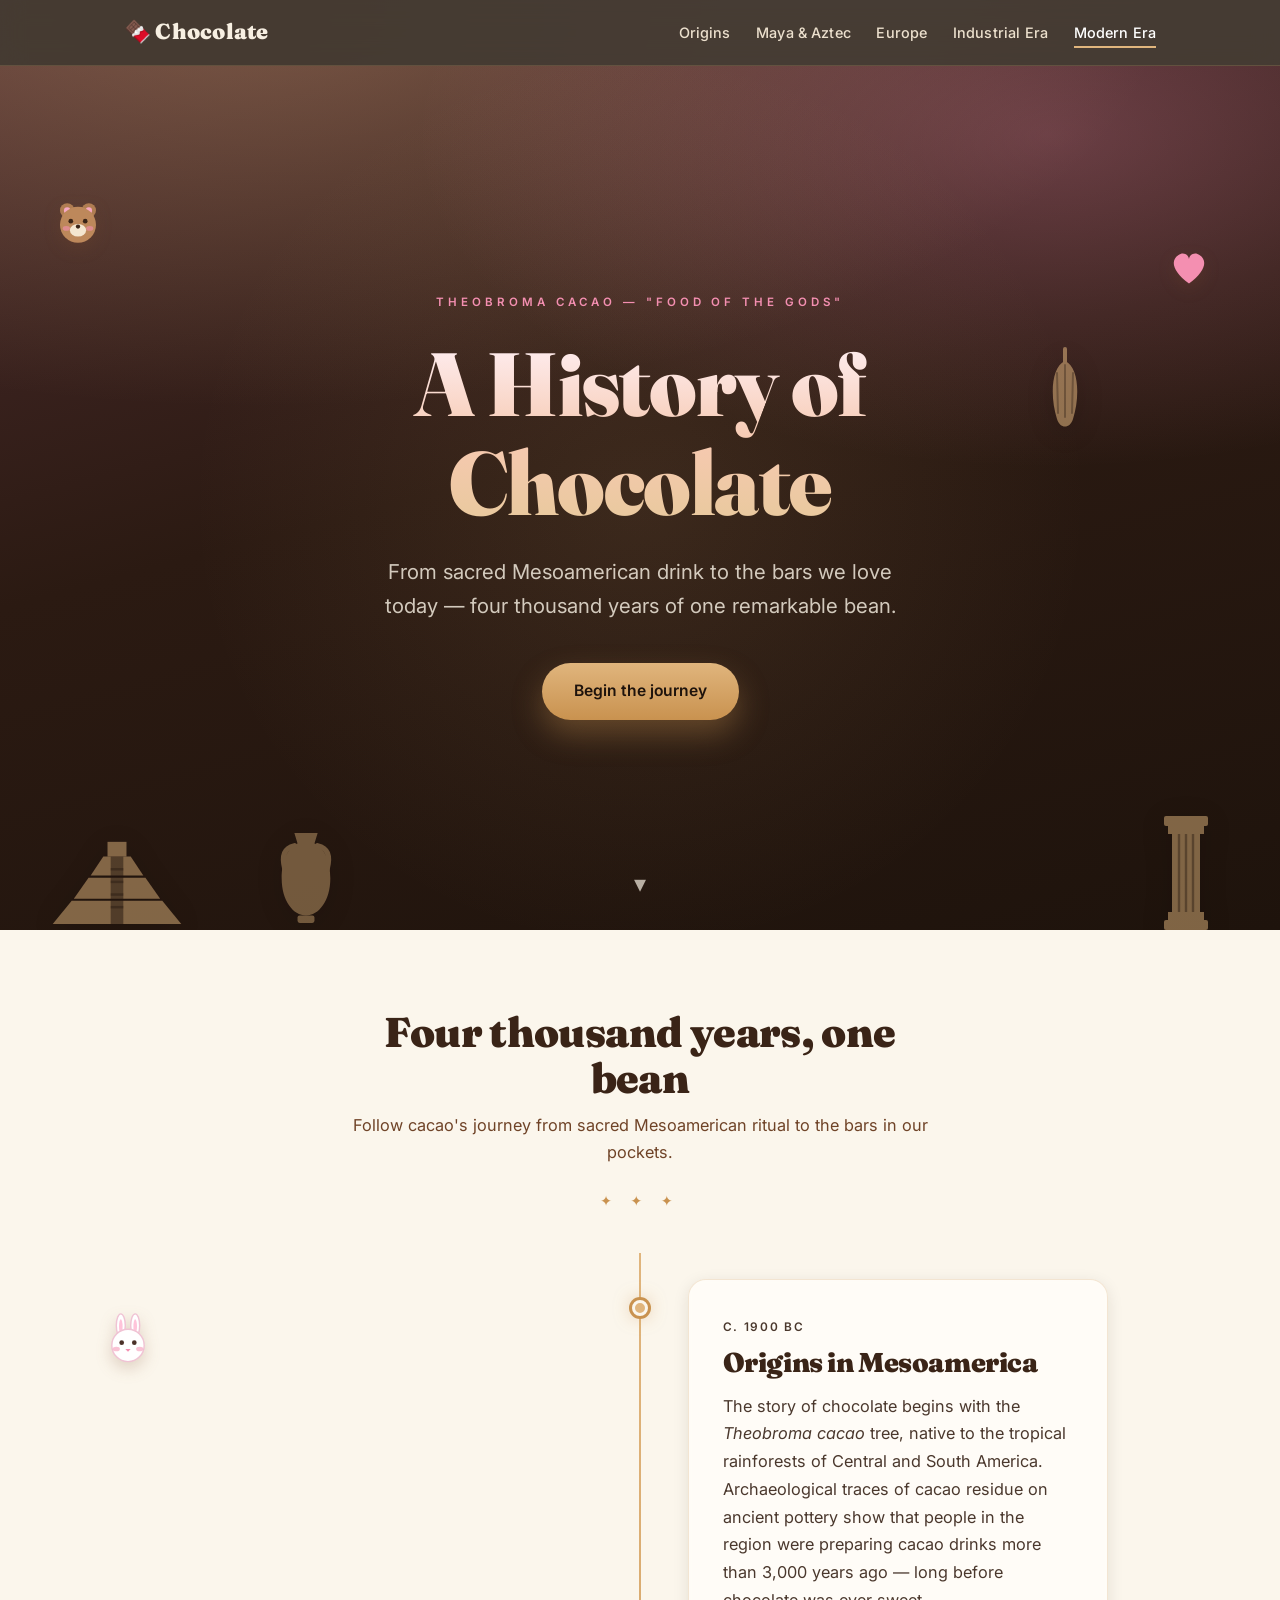
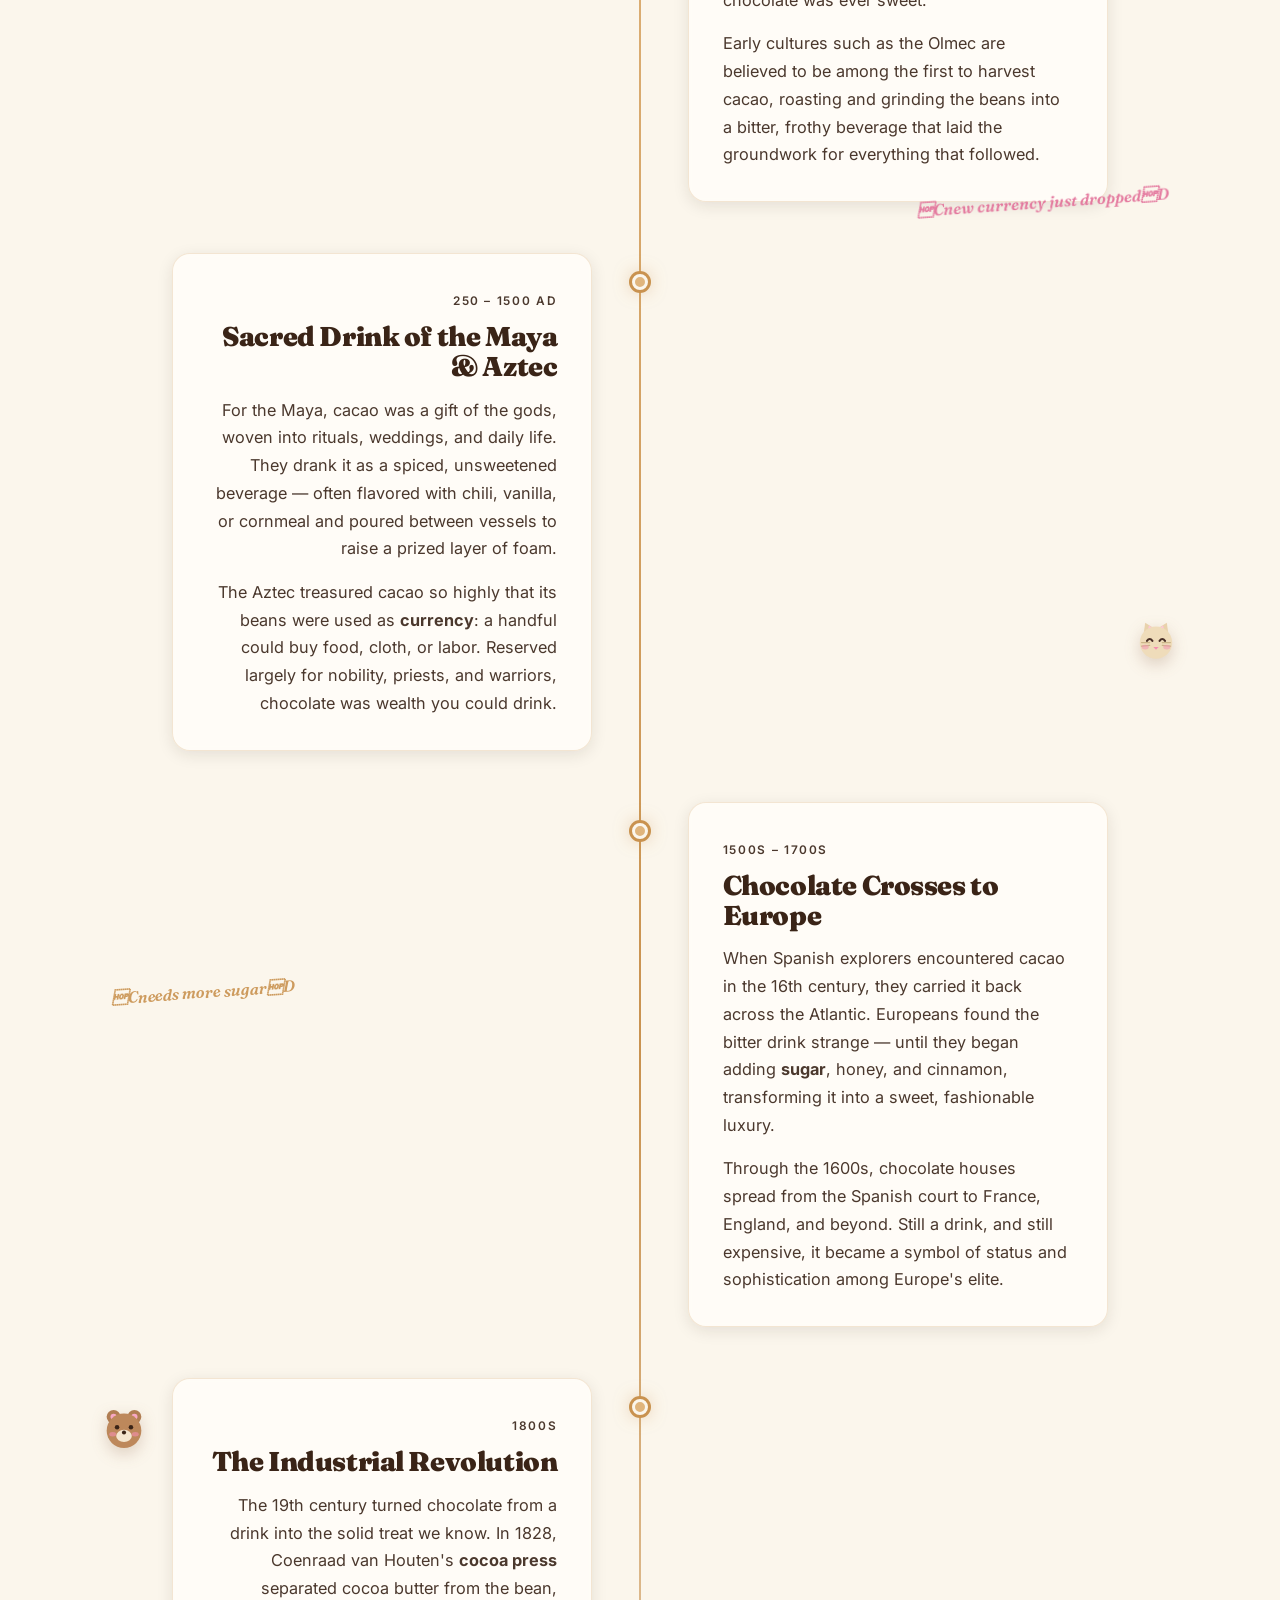
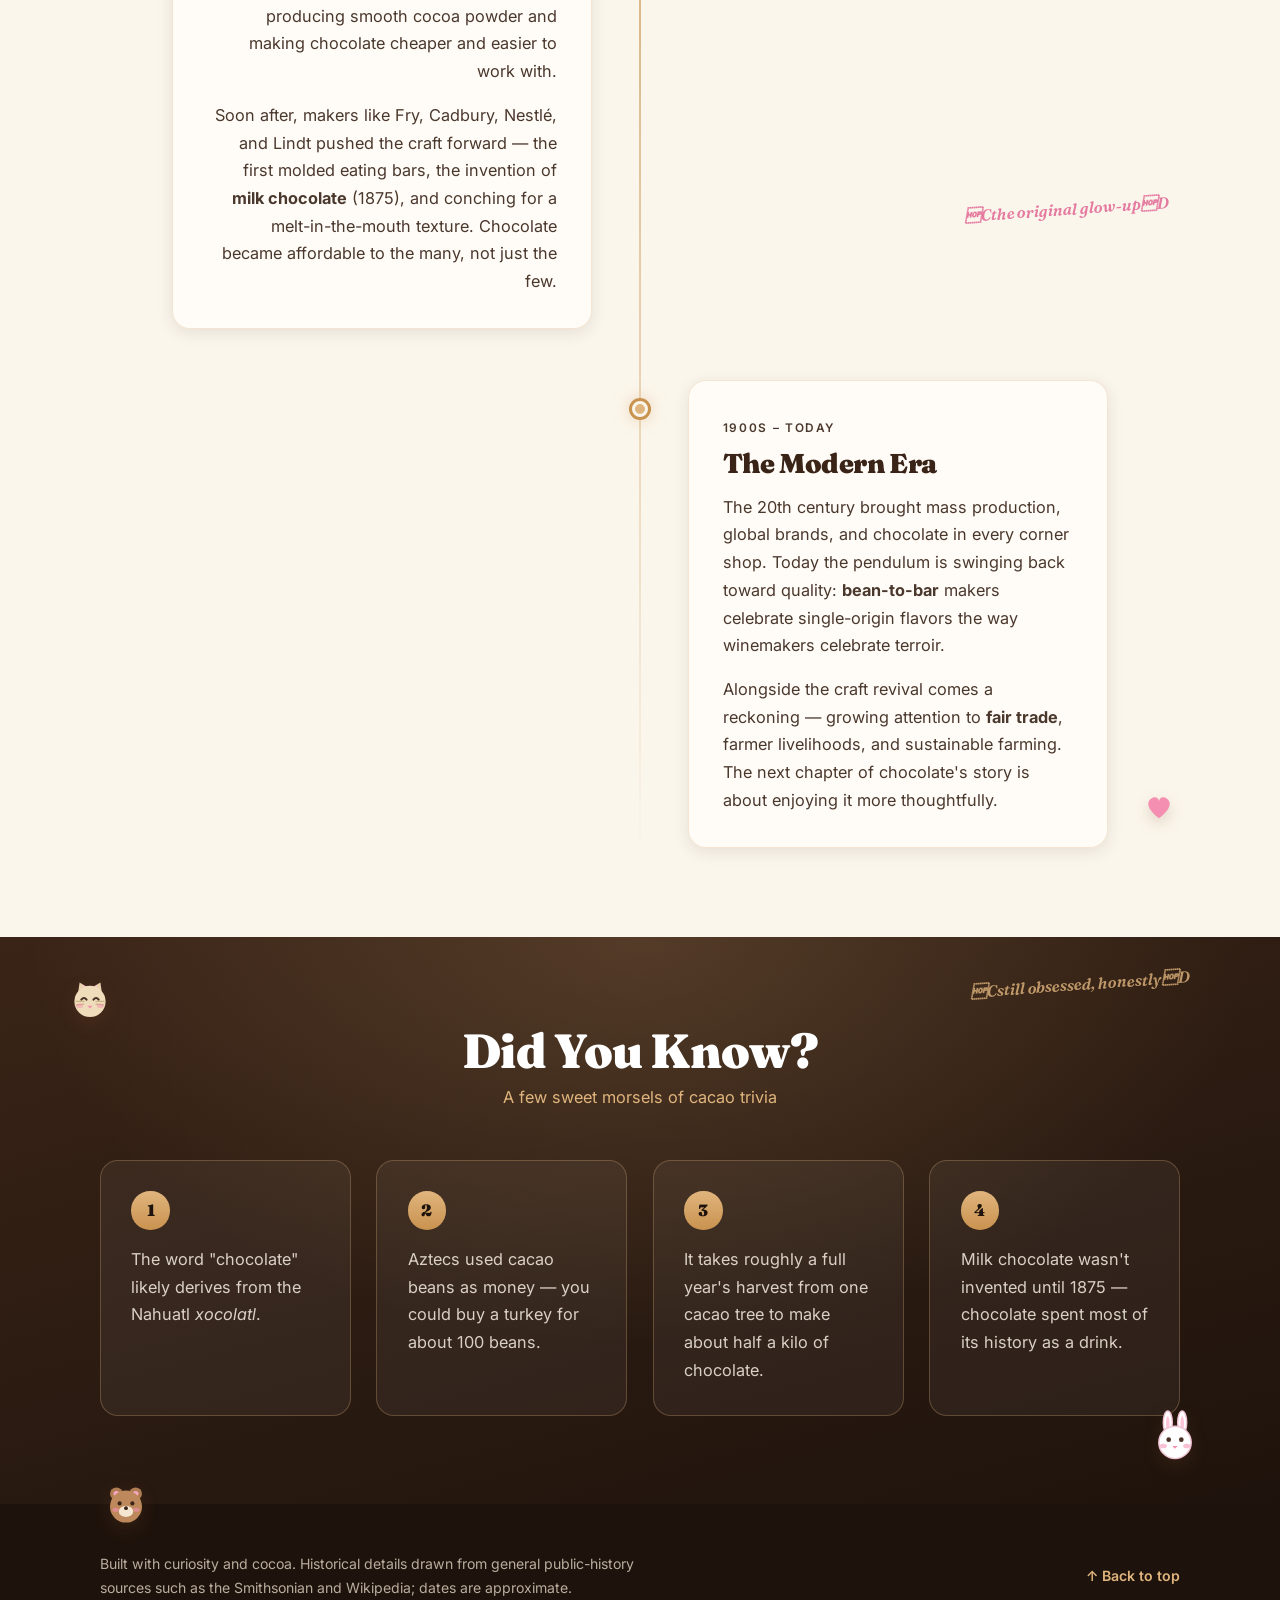
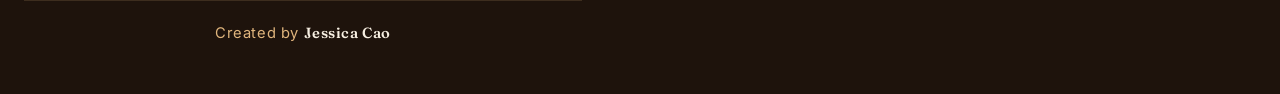
<file: index.html>
<!DOCTYPE html>
<html lang="en">
<head>
  <meta charset="UTF-8" />
  <meta name="viewport" content="width=device-width, initial-scale=1.0" />
  <meta name="description" content="A journey through the history of chocolate — from the ancient cacao groves of Mesoamerica to the craft bars of today." />
  <title>A History of Chocolate</title>
  <link rel="preconnect" href="https://fonts.googleapis.com" />
  <link rel="preconnect" href="https://fonts.gstatic.com" crossorigin />
  <link href="https://fonts.googleapis.com/css2?family=Fraunces:ital,opsz,wght@0,9..144,400;0,9..144,600;0,9..144,900;1,9..144,500&family=Inter:wght@400;500;600&display=swap" rel="stylesheet" />
  <link rel="stylesheet" href="css/style.css" />
</head>
<body>
  <!-- Skip link for keyboard users -->
  <a class="skip-link" href="#origins">Skip to content</a>

  <!-- Reusable cute critter sprites (hidden; referenced via <use>) -->
  <svg class="sprite" aria-hidden="true" width="0" height="0" focusable="false">
    <symbol id="c-bear" viewBox="0 0 60 60">
      <circle cx="18" cy="16" r="8" fill="#b07d52"/><circle cx="42" cy="16" r="8" fill="#b07d52"/>
      <circle cx="18" cy="16" r="3.6" fill="#f7a8c4"/><circle cx="42" cy="16" r="3.6" fill="#f7a8c4"/>
      <circle cx="30" cy="32" r="20" fill="#bd885b"/>
      <ellipse cx="30" cy="38" rx="9" ry="7" fill="#f4e6d0"/>
      <circle cx="30" cy="34" r="2.4" fill="#3a2417"/>
      <circle cx="22" cy="28" r="2.6" fill="#3a2417"/><circle cx="38" cy="28" r="2.6" fill="#3a2417"/>
      <ellipse cx="17" cy="36" rx="4" ry="2.6" fill="#f48fb1" opacity=".6"/>
      <ellipse cx="43" cy="36" rx="4" ry="2.6" fill="#f48fb1" opacity=".6"/>
    </symbol>
    <symbol id="c-bunny" viewBox="0 0 60 60">
      <ellipse cx="22" cy="14" rx="5" ry="13" fill="#fff" stroke="#f0c3d4" stroke-width="1.6"/>
      <ellipse cx="38" cy="14" rx="5" ry="13" fill="#fff" stroke="#f0c3d4" stroke-width="1.6"/>
      <ellipse cx="22" cy="15" rx="2" ry="8" fill="#ffc4da"/><ellipse cx="38" cy="15" rx="2" ry="8" fill="#ffc4da"/>
      <circle cx="30" cy="36" r="18" fill="#fff" stroke="#f0c3d4" stroke-width="1.6"/>
      <circle cx="23" cy="33" r="2.6" fill="#4a3128"/><circle cx="37" cy="33" r="2.6" fill="#4a3128"/>
      <path d="M27 40h6l-3 3z" fill="#f48fb1"/>
      <ellipse cx="17" cy="40" rx="4" ry="2.6" fill="#f48fb1" opacity=".55"/>
      <ellipse cx="43" cy="40" rx="4" ry="2.6" fill="#f48fb1" opacity=".55"/>
    </symbol>
    <symbol id="c-cat" viewBox="0 0 60 60">
      <path d="M16 26l2-14 13 8z" fill="#e9d2ac"/><path d="M44 26l-2-14-13 8z" fill="#e9d2ac"/>
      <path d="M21 22l1-7 6 4z" fill="#ffc4da"/><path d="M39 22l-1-7-6 4z" fill="#ffc4da"/>
      <circle cx="30" cy="34" r="18" fill="#efdcba"/>
      <path d="M20 32q3-4 6 0" stroke="#4a3128" stroke-width="2.4" fill="none" stroke-linecap="round"/>
      <path d="M34 32q3-4 6 0" stroke="#4a3128" stroke-width="2.4" fill="none" stroke-linecap="round"/>
      <path d="M27 39h6l-3 3z" fill="#f48fb1"/>
      <path d="M14 34h9M14 38l9-1M46 34h-9M46 38l-9-1" stroke="#cbb488" stroke-width="1.4" stroke-linecap="round"/>
      <ellipse cx="18" cy="39" rx="4" ry="2.6" fill="#f48fb1" opacity=".5"/>
      <ellipse cx="42" cy="39" rx="4" ry="2.6" fill="#f48fb1" opacity=".5"/>
    </symbol>
    <symbol id="c-choco" viewBox="0 0 40 40">
      <rect x="7" y="9" width="26" height="22" rx="4" fill="#5a3a22" stroke="#3a2417" stroke-width="2"/>
      <line x1="20" y1="9" x2="20" y2="31" stroke="#3a2417" stroke-width="2"/>
      <line x1="7" y1="20" x2="33" y2="20" stroke="#3a2417" stroke-width="2"/>
    </symbol>
    <symbol id="c-heart" viewBox="0 0 40 40">
      <path d="M20 33C8 24 6 16 12 12c4-3 8 0 8 3 0-3 4-6 8-3 6 4 4 12-8 21z" fill="#f48fb1"/>
    </symbol>
  </svg>

  <!-- Sticky navigation -->
  <header class="site-header">
    <nav class="nav" aria-label="Primary">
      <a class="nav__brand" href="#top">🍫 Chocolate</a>
      <button class="nav__toggle" aria-expanded="false" aria-controls="nav-menu" aria-label="Toggle menu">
        <span></span><span></span><span></span>
      </button>
      <ul class="nav__menu" id="nav-menu">
        <li><a href="#origins">Origins</a></li>
        <li><a href="#mesoamerica">Maya &amp; Aztec</a></li>
        <li><a href="#europe">Europe</a></li>
        <li><a href="#industrial">Industrial Era</a></li>
        <li><a href="#modern">Modern Era</a></li>
      </ul>
    </nav>
  </header>

  <!-- Hero -->
  <section class="hero" id="top">
    <!-- history-themed decorations framing the front page -->
    <svg class="relic relic--pyramid" viewBox="0 0 150 100" aria-hidden="true">
      <polygon points="14,94 136,94 118,72 32,72"/>
      <polygon points="34,70 116,70 102,50 48,50"/>
      <polygon points="50,48 100,48 88,30 62,30"/>
      <rect x="66" y="16" width="18" height="14"/>
      <rect class="relic__dark" x="69" y="30" width="12" height="64"/>
      <line class="relic__stroke" x1="69" y1="42" x2="81" y2="42"/>
      <line class="relic__stroke" x1="69" y1="54" x2="81" y2="54"/>
      <line class="relic__stroke" x1="69" y1="66" x2="81" y2="66"/>
      <line class="relic__stroke" x1="69" y1="78" x2="81" y2="78"/>
    </svg>

    <svg class="relic relic--column" viewBox="0 0 60 120" aria-hidden="true">
      <rect x="8" y="6" width="44" height="10" rx="2"/>
      <rect x="12" y="16" width="36" height="8"/>
      <rect x="16" y="24" width="28" height="78"/>
      <line class="relic__stroke" x1="23" y1="24" x2="23" y2="102"/>
      <line class="relic__stroke" x1="30" y1="24" x2="30" y2="102"/>
      <line class="relic__stroke" x1="37" y1="24" x2="37" y2="102"/>
      <rect x="12" y="102" width="36" height="8"/>
      <rect x="8" y="110" width="44" height="10" rx="2"/>
    </svg>

    <svg class="relic relic--vessel" viewBox="0 0 70 110" aria-hidden="true">
      <path d="M24 18h22l-3 10c11 5 15 19 15 33 0 21-11 35-23 35S12 82 12 61c0-14 4-28 15-33l-3-10z"/>
      <path class="relic__line" d="M24 30q-14 3-9 22" />
      <path class="relic__line" d="M46 30q14 3 9 22" />
      <rect x="27" y="96" width="16" height="7" rx="2"/>
    </svg>

    <svg class="relic relic--pod" viewBox="0 0 46 96" aria-hidden="true">
      <line class="relic__stem" x1="23" y1="6" x2="23" y2="20"/>
      <path d="M23 18C9 24 8 54 15 76c3 10 13 10 16 0 7-22 6-52-8-58z"/>
      <line class="relic__ridge" x1="23" y1="22" x2="23" y2="74"/>
      <line class="relic__ridge" x1="15" y1="30" x2="16" y2="70"/>
      <line class="relic__ridge" x1="31" y1="30" x2="30" y2="70"/>
    </svg>

    <!-- cute critters -->
    <svg class="critter critter--float" style="top:15%;left:4%" aria-hidden="true"><use href="#c-bear"/></svg>
    <svg class="critter critter--float" style="top:20%;right:5%;animation-delay:.8s" aria-hidden="true"><use href="#c-heart"/></svg>
    <div class="hero__inner">
      <p class="hero__eyebrow">Theobroma cacao &mdash; "food of the gods"</p>
      <h1 class="hero__title">A History of Chocolate</h1>
      <p class="hero__subtitle">
        From sacred Mesoamerican drink to the bars we love today &mdash;
        four thousand years of one remarkable bean.
      </p>
      <a class="hero__cta" href="#origins">Begin the journey</a>
    </div>
    <a class="hero__scroll" href="#origins" aria-label="Scroll down">▾</a>
  </section>

  <main>
    <div class="timeline-intro reveal">
      <h2>Four thousand years, one bean</h2>
      <p>Follow cacao's journey from sacred Mesoamerican ritual to the bars in our pockets.</p>
      <span class="ornament" aria-hidden="true">✦ ✦ ✦</span>
    </div>

    <ol class="timeline">
      <!-- scattered critters along the timeline edges -->
      <svg class="critter critter--float" style="top:60px;left:0;width:56px" aria-hidden="true"><use href="#c-bunny"/></svg>
      <svg class="critter critter--float" style="top:34%;right:-4px;width:56px;animation-delay:1s" aria-hidden="true"><use href="#c-cat"/></svg>
      <svg class="critter critter--float" style="top:62%;left:-2px;width:52px;animation-delay:.5s" aria-hidden="true"><use href="#c-bear"/></svg>
      <svg class="critter critter--float" style="bottom:40px;right:2px;width:38px;animation-delay:1.6s" aria-hidden="true"><use href="#c-heart"/></svg>

      <!-- scattered simple word-tags -->
      <span class="wordtag wordtag--pink" style="top:19%;right:1%">new currency just dropped</span>
      <span class="wordtag" style="top:47%;left:1%">needs more sugar</span>
      <span class="wordtag wordtag--pink" style="top:76%;right:1%">the original glow-up</span>

      <!-- Origins -->
      <li class="era reveal" id="origins">
        <div class="era__marker" aria-hidden="true"></div>
        <div class="era__card">
          <p class="era__date">c. 1900 BC</p>
          <h2 class="era__title">Origins in Mesoamerica</h2>
          <p>
            The story of chocolate begins with the <em>Theobroma cacao</em> tree,
            native to the tropical rainforests of Central and South America.
            Archaeological traces of cacao residue on ancient pottery show that
            people in the region were preparing cacao drinks more than 3,000 years
            ago &mdash; long before chocolate was ever sweet.
          </p>
          <p>
            Early cultures such as the Olmec are believed to be among the first to
            harvest cacao, roasting and grinding the beans into a bitter, frothy
            beverage that laid the groundwork for everything that followed.
          </p>
        </div>
      </li>

      <!-- Maya & Aztec -->
      <li class="era reveal" id="mesoamerica">
        <div class="era__marker" aria-hidden="true"></div>
        <div class="era__card">
          <p class="era__date">250 &ndash; 1500 AD</p>
          <h2 class="era__title">Sacred Drink of the Maya &amp; Aztec</h2>
          <p>
            For the Maya, cacao was a gift of the gods, woven into rituals,
            weddings, and daily life. They drank it as a spiced, unsweetened
            beverage &mdash; often flavored with chili, vanilla, or cornmeal and
            poured between vessels to raise a prized layer of foam.
          </p>
          <p>
            The Aztec treasured cacao so highly that its beans were used as
            <strong>currency</strong>: a handful could buy food, cloth, or labor.
            Reserved largely for nobility, priests, and warriors, chocolate was
            wealth you could drink.
          </p>
        </div>
      </li>

      <!-- Europe -->
      <li class="era reveal" id="europe">
        <div class="era__marker" aria-hidden="true"></div>
        <div class="era__card">
          <p class="era__date">1500s &ndash; 1700s</p>
          <h2 class="era__title">Chocolate Crosses to Europe</h2>
          <p>
            When Spanish explorers encountered cacao in the 16th century, they
            carried it back across the Atlantic. Europeans found the bitter drink
            strange &mdash; until they began adding <strong>sugar</strong>, honey,
            and cinnamon, transforming it into a sweet, fashionable luxury.
          </p>
          <p>
            Through the 1600s, chocolate houses spread from the Spanish court to
            France, England, and beyond. Still a drink, and still expensive, it
            became a symbol of status and sophistication among Europe's elite.
          </p>
        </div>
      </li>

      <!-- Industrial -->
      <li class="era reveal" id="industrial">
        <div class="era__marker" aria-hidden="true"></div>
        <div class="era__card">
          <p class="era__date">1800s</p>
          <h2 class="era__title">The Industrial Revolution</h2>
          <p>
            The 19th century turned chocolate from a drink into the solid treat we
            know. In 1828, Coenraad van Houten's <strong>cocoa press</strong>
            separated cocoa butter from the bean, producing smooth cocoa powder and
            making chocolate cheaper and easier to work with.
          </p>
          <p>
            Soon after, makers like Fry, Cadbury, Nestlé, and Lindt pushed the
            craft forward &mdash; the first molded eating bars, the invention of
            <strong>milk chocolate</strong> (1875), and conching for a melt-in-the-mouth
            texture. Chocolate became affordable to the many, not just the few.
          </p>
        </div>
      </li>

      <!-- Modern -->
      <li class="era reveal" id="modern">
        <div class="era__marker" aria-hidden="true"></div>
        <div class="era__card">
          <p class="era__date">1900s &ndash; Today</p>
          <h2 class="era__title">The Modern Era</h2>
          <p>
            The 20th century brought mass production, global brands, and chocolate
            in every corner shop. Today the pendulum is swinging back toward quality:
            <strong>bean-to-bar</strong> makers celebrate single-origin flavors the
            way winemakers celebrate terroir.
          </p>
          <p>
            Alongside the craft revival comes a reckoning &mdash; growing attention
            to <strong>fair trade</strong>, farmer livelihoods, and sustainable
            farming. The next chapter of chocolate's story is about enjoying it more
            thoughtfully.
          </p>
        </div>
      </li>
    </ol>

    <!-- Did you know -->
    <section class="facts" aria-labelledby="facts-title">
      <svg class="critter critter--float" style="top:34px;left:5%;width:52px" aria-hidden="true"><use href="#c-cat"/></svg>
      <svg class="critter critter--float" style="bottom:40px;right:6%;width:56px;animation-delay:1s" aria-hidden="true"><use href="#c-bunny"/></svg>
      <span class="wordtag wordtag--light" style="top:34px;right:7%">still obsessed, honestly</span>
      <h2 class="facts__title" id="facts-title">Did You Know?</h2>
      <p class="facts__lead reveal">A few sweet morsels of cacao trivia</p>
      <ul class="facts__grid">
        <li class="fact reveal">
          <span class="fact__num">1</span>
          <p>The word "chocolate" likely derives from the Nahuatl <em>xocolatl</em>.</p>
        </li>
        <li class="fact reveal">
          <span class="fact__num">2</span>
          <p>Aztecs used cacao beans as money &mdash; you could buy a turkey for about 100 beans.</p>
        </li>
        <li class="fact reveal">
          <span class="fact__num">3</span>
          <p>It takes roughly a full year's harvest from one cacao tree to make about half a kilo of chocolate.</p>
        </li>
        <li class="fact reveal">
          <span class="fact__num">4</span>
          <p>Milk chocolate wasn't invented until 1875 &mdash; chocolate spent most of its history as a drink.</p>
        </li>
      </ul>
    </section>
  </main>

  <footer class="site-footer">
    <svg class="critter critter--float" style="top:-26px;left:8%;width:48px" aria-hidden="true"><use href="#c-bear"/></svg>
    <div class="site-footer__inner">
      <p>
        Built with curiosity and cocoa. Historical details drawn from general
        public-history sources such as the Smithsonian and Wikipedia; dates are
        approximate.
      </p>
      <a class="site-footer__top" href="#top">↑ Back to top</a>
    </div>
    <p class="site-footer__credit">Created by <strong>Jessica Cao</strong></p>
  </footer>

  <script src="js/main.js"></script>
</body>
</html>
</file>
<file: css/style.css>
/* ============================================================
   A History of Chocolate — styles
   Editorial cocoa aesthetic. Fraunces (display) + Inter (text).
   ============================================================ */

:root {
  /* palette */
  --espresso: #1e130c;
  --cocoa-900: #2b1a12;
  --cocoa-800: #3a2417;
  --cocoa-700: #4a2c1d;
  --cocoa-500: #6f4327;
  --cocoa-300: #a9744f;
  --caramel:   #c9924f;
  --gold:      #e0b57d;
  --cream:     #f7efe2;
  --cream-2:   #ece0cd;
  --paper:     #fbf6ec;
  --ink:       #2a1c14;

  /* playful pinks */
  --pink:      #f48fb1;
  --pink-deep: #e26d97;
  --pink-soft: #ffd9e6;
  --blush:     #ffeef4;

  --maxw: 1080px;
  --radius: 18px;
  --shadow-sm: 0 4px 16px rgba(43, 26, 18, 0.10);
  --shadow: 0 18px 44px rgba(43, 26, 18, 0.16);
  --ease: cubic-bezier(0.22, 0.68, 0.18, 1);

  --serif: "Fraunces", Georgia, "Times New Roman", serif;
  --sans: "Inter", system-ui, -apple-system, "Segoe UI", Roboto, sans-serif;
}

* { box-sizing: border-box; }

html { scroll-behavior: smooth; scroll-padding-top: 72px; overflow-x: hidden; }

body {
  margin: 0;
  font-family: var(--sans);
  color: var(--ink);
  background-color: var(--paper);
  /* soft cocoa texture: two faint radial washes over paper */
  background-image:
    radial-gradient(60% 50% at 15% 0%, rgba(201, 146, 79, 0.10), transparent 70%),
    radial-gradient(50% 60% at 100% 30%, rgba(111, 67, 39, 0.07), transparent 70%);
  background-attachment: fixed;
  line-height: 1.7;
  font-size: 1.02rem;
  -webkit-font-smoothing: antialiased;
  text-rendering: optimizeLegibility;
}

h1, h2, h3 {
  font-family: var(--serif);
  font-weight: 900;
  line-height: 1.1;
  letter-spacing: -0.015em;
}

p { margin: 0 0 1rem; }

::selection { background: var(--gold); color: var(--espresso); }

/* ---- Skip link ---- */
.skip-link {
  position: fixed;
  left: 1rem;
  top: -60px;
  background: var(--espresso);
  color: var(--cream);
  padding: 0.6rem 1rem;
  border-radius: 0 0 8px 8px;
  z-index: 100;
  transition: top 0.2s var(--ease);
}
.skip-link:focus { top: 0; }

/* ---- Sticky nav ---- */
.site-header {
  position: sticky;
  top: 0;
  z-index: 50;
  background: rgba(30, 19, 12, 0.82);
  backdrop-filter: blur(12px) saturate(1.2);
  border-bottom: 1px solid rgba(224, 181, 125, 0.18);
}
.nav {
  max-width: var(--maxw);
  margin: 0 auto;
  display: flex;
  align-items: center;
  justify-content: space-between;
  padding: 0.9rem 1.5rem;
}
.nav__brand {
  color: var(--cream);
  font-family: var(--serif);
  font-weight: 900;
  font-size: 1.35rem;
  text-decoration: none;
  letter-spacing: 0.01em;
}
.nav__menu {
  display: flex;
  gap: 1.6rem;
  list-style: none;
  margin: 0;
  padding: 0;
}
.nav__menu a {
  position: relative;
  color: var(--cream-2);
  text-decoration: none;
  font-size: 0.9rem;
  font-weight: 500;
  letter-spacing: 0.01em;
  padding: 0.3rem 0;
  transition: color 0.25s var(--ease);
}
.nav__menu a::after {
  content: "";
  position: absolute;
  left: 0;
  bottom: -2px;
  width: 100%;
  height: 2px;
  background: var(--gold);
  transform: scaleX(0);
  transform-origin: left;
  transition: transform 0.3s var(--ease);
}
.nav__menu a:hover { color: var(--cream); }
.nav__menu a:hover::after,
.nav__menu a.is-active::after { transform: scaleX(1); }
.nav__menu a.is-active { color: #fff; }
.nav__toggle {
  display: none;
  flex-direction: column;
  gap: 5px;
  background: none;
  border: 0;
  cursor: pointer;
  padding: 6px;
}
.nav__toggle span {
  width: 26px;
  height: 2px;
  background: var(--cream);
  border-radius: 2px;
}

/* ---- Hero ---- */
.hero {
  position: relative;
  min-height: 96vh;
  display: grid;
  place-items: center;
  text-align: center;
  padding: 6rem 1.5rem 5rem;
  color: var(--cream);
  overflow: hidden;
  background:
    radial-gradient(90% 70% at 82% 8%, rgba(244, 143, 177, 0.28), transparent 55%),
    radial-gradient(130% 90% at 20% -10%, rgba(224, 181, 125, 0.35), transparent 55%),
    linear-gradient(165deg, #4a2a2c 0%, var(--cocoa-900) 45%, var(--espresso) 100%);
}
/* faint concentric glow rings behind the title */
.hero::before {
  content: "";
  position: absolute;
  inset: 0;
  background:
    radial-gradient(closest-side, rgba(224, 181, 125, 0.10), transparent) 50% 42% / 900px 900px no-repeat;
  pointer-events: none;
}
.hero__inner { position: relative; max-width: 760px; }
.hero__eyebrow {
  text-transform: uppercase;
  letter-spacing: 0.34em;
  font-size: 0.72rem;
  font-weight: 600;
  color: var(--pink);
  margin: 0 0 1.4rem;
}
.hero__title {
  font-size: clamp(2.8rem, 9vw, 5.6rem);
  font-weight: 900;
  margin: 0 0 1.4rem;
  background: linear-gradient(180deg, #fff0f5 0%, #f6c9b0 55%, #e7c99b 100%);
  -webkit-background-clip: text;
  background-clip: text;
  color: transparent;
}
.hero__title em {
  font-style: italic;
  font-weight: 500;
}
.hero__subtitle {
  font-family: var(--sans);
  font-size: clamp(1.05rem, 2.3vw, 1.28rem);
  color: rgba(247, 239, 226, 0.82);
  margin: 0 auto 2.4rem;
  max-width: 40ch;
}
.hero__cta {
  display: inline-flex;
  align-items: center;
  gap: 0.5rem;
  background: linear-gradient(180deg, var(--gold), var(--caramel));
  color: var(--espresso);
  font-family: var(--sans);
  font-weight: 600;
  font-size: 0.98rem;
  text-decoration: none;
  padding: 0.95rem 2rem;
  border-radius: 999px;
  box-shadow: 0 14px 30px rgba(201, 146, 79, 0.35);
  transition: transform 0.35s var(--ease), box-shadow 0.35s var(--ease);
}
.hero__cta:hover {
  transform: translateY(-3px);
  box-shadow: 0 20px 40px rgba(201, 146, 79, 0.45);
}
.hero__scroll {
  position: absolute;
  bottom: 1.6rem;
  left: 50%;
  transform: translateX(-50%);
  color: rgba(247, 239, 226, 0.7);
  font-size: 1.5rem;
  text-decoration: none;
  animation: bob 2s ease-in-out infinite;
}
@keyframes bob {
  0%, 100% { transform: translate(-50%, 0); }
  50%      { transform: translate(-50%, 10px); }
}

/* ---- History-themed relics framing the hero ---- */
.relic {
  position: absolute;
  z-index: 1;
  color: var(--gold);
  fill: currentColor;
  opacity: 0.5;
  pointer-events: none;
  filter: drop-shadow(0 6px 14px rgba(0, 0, 0, 0.28));
}
.relic__dark { fill: rgba(30, 19, 12, 0.5); }
.relic__stroke { stroke: rgba(30, 19, 12, 0.4); stroke-width: 2.4; }
.relic__line {
  fill: none;
  stroke: currentColor;
  stroke-width: 5;
  stroke-linecap: round;
}
.relic__stem { stroke: currentColor; stroke-width: 4; stroke-linecap: round; }
.relic__ridge { stroke: rgba(30, 19, 12, 0.35); stroke-width: 2; stroke-linecap: round; }

.relic--pyramid { width: 158px; bottom: 0; left: 3%; }
.relic--column  { width: 60px;  bottom: 0; right: 5%; }
.relic--vessel  { width: 74px;  bottom: 0; left: 21%; opacity: 0.42; }
.relic--pod     { width: 46px;  top: 32%;  right: 15%; opacity: 0.55; }

/* keep the hero text crisply above the decorations */
.hero__inner { z-index: 2; }

/* ---- Scattered cute critters (decorative) ---- */
.sprite { position: absolute; }
.critter {
  position: absolute;
  width: 54px;
  height: 54px;
  z-index: 4;
  pointer-events: none;
  filter: drop-shadow(0 6px 8px rgba(122, 74, 43, 0.22));
}
.critter--float { animation: floaty 5s ease-in-out infinite; }
@keyframes floaty {
  0%, 100% { transform: translateY(0) rotate(-3deg); }
  50%      { transform: translateY(-10px) rotate(3deg); }
}

/* ---- Section intro band ---- */
.timeline-intro {
  text-align: center;
  max-width: 640px;
  margin: 5rem auto 1rem;
  padding: 0 1.5rem;
}
.timeline-intro h2 {
  font-size: clamp(1.8rem, 4vw, 2.6rem);
  color: var(--cocoa-800);
  margin: 0 0 0.6rem;
}
.timeline-intro p { color: var(--cocoa-500); margin: 0; }
.ornament {
  display: block;
  width: 120px;
  height: 24px;
  margin: 1.4rem auto 0;
  color: var(--caramel);
  text-align: center;
  letter-spacing: 0.5em;
  font-size: 0.9rem;
}

/* ---- Timeline ---- */
.timeline {
  position: relative;
  max-width: var(--maxw);
  margin: 2.5rem auto 4rem;
  padding: 0 1.5rem;
  list-style: none;
}
.timeline::before {
  content: "";
  position: absolute;
  top: 0;
  bottom: 0;
  left: 50%;
  width: 2px;
  background: linear-gradient(var(--gold), var(--caramel) 50%, transparent);
  transform: translateX(-50%);
}
.era {
  position: relative;
  width: 50%;
  padding: 1.6rem 3rem;
}
.era:nth-child(odd)  { left: 0; text-align: right; }
.era:nth-child(even) { left: 50%; }
.era__marker {
  position: absolute;
  top: 2.9rem;
  width: 16px;
  height: 16px;
  background: var(--gold);
  border: 3px solid var(--paper);
  border-radius: 50%;
  box-shadow: 0 0 0 3px var(--caramel), 0 0 18px rgba(201, 146, 79, 0.6);
  z-index: 2;
}
.era:nth-child(odd) .era__marker  { right: -8px; }
.era:nth-child(even) .era__marker { left: -8px; }
.era__card {
  position: relative;
  background: rgba(255, 253, 249, 0.9);
  backdrop-filter: blur(2px);
  border-radius: var(--radius);
  padding: 2rem 2.1rem;
  box-shadow: var(--shadow-sm);
  border: 1px solid rgba(201, 146, 79, 0.22);
  transition: transform 0.45s var(--ease), box-shadow 0.45s var(--ease);
}
.era__card:hover {
  transform: translateY(-6px);
  box-shadow: var(--shadow);
}
.era__date {
  display: inline-block;
  font-family: var(--sans);
  color: var(--caramel);
  font-weight: 600;
  text-transform: uppercase;
  letter-spacing: 0.14em;
  font-size: 0.74rem;
  margin: 0 0 0.7rem;
}
.era__title {
  color: var(--cocoa-800);
  font-size: 1.7rem;
  margin: 0 0 0.9rem;
  overflow-wrap: break-word;
  hyphens: auto;
}
.era p { color: #4b382d; }
.era p:last-child { margin-bottom: 0; }
.era em { font-style: italic; }

/* ---- Facts ---- */
.facts {
  position: relative;
  background:
    radial-gradient(80% 120% at 50% 0%, rgba(224, 181, 125, 0.18), transparent 60%),
    linear-gradient(165deg, var(--cocoa-800), var(--espresso));
  color: var(--cream);
  padding: 5.5rem 1.5rem;
  margin-top: 3rem;
}
.facts__title {
  text-align: center;
  font-size: clamp(2rem, 4.5vw, 3rem);
  margin: 0 0 0.4rem;
  color: #fff;
}
.facts__lead {
  text-align: center;
  color: var(--gold);
  margin: 0 auto 3rem;
}
.facts__grid {
  max-width: var(--maxw);
  margin: 0 auto;
  list-style: none;
  padding: 0;
  display: grid;
  grid-template-columns: repeat(auto-fit, minmax(230px, 1fr));
  gap: 1.6rem;
}
.fact {
  background: rgba(255, 255, 255, 0.05);
  border: 1px solid rgba(224, 181, 125, 0.28);
  border-radius: var(--radius);
  padding: 1.9rem;
  transition: transform 0.45s var(--ease), background 0.4s, border-color 0.4s;
}
.fact:hover {
  transform: translateY(-6px);
  background: rgba(255, 255, 255, 0.09);
  border-color: rgba(224, 181, 125, 0.55);
}
.fact__num {
  display: inline-grid;
  place-items: center;
  width: 2.4rem;
  height: 2.4rem;
  background: linear-gradient(180deg, var(--gold), var(--caramel));
  color: var(--espresso);
  font-family: var(--serif);
  font-weight: 900;
  border-radius: 50%;
  margin-bottom: 1rem;
}
.fact p { margin: 0; color: rgba(247, 239, 226, 0.85); }

/* ---- Scattered word-tags (simple decorative phrases) ---- */
.wordtag {
  position: absolute;
  z-index: 3;
  font-family: var(--serif);
  font-style: italic;
  font-weight: 600;
  font-size: clamp(0.8rem, 1.4vw, 1rem);
  color: var(--caramel);
  opacity: 0.9;
  white-space: nowrap;
  pointer-events: none;
  transform: rotate(-4deg);
}
.wordtag--light { color: var(--gold); opacity: 0.8; }
.wordtag--pink { color: var(--pink-deep); }
.wordtag::before { content: "C"; }
.wordtag::after  { content: "D"; }

/* ---- Footer ---- */
.site-footer {
  position: relative;
  background: var(--espresso);
  color: rgba(236, 224, 205, 0.75);
  padding: 3rem 1.5rem;
}
.site-footer__inner {
  max-width: var(--maxw);
  margin: 0 auto;
  display: flex;
  flex-wrap: wrap;
  gap: 1.2rem;
  align-items: center;
  justify-content: space-between;
  font-size: 0.88rem;
}
.site-footer p { margin: 0; max-width: 62ch; }
.site-footer__top {
  color: var(--gold);
  text-decoration: none;
  font-weight: 600;
  white-space: nowrap;
}
.site-footer__top:hover { text-decoration: underline; }
.site-footer__credit {
  max-width: var(--maxw);
  margin: 1.6rem auto 0;
  padding-top: 1.3rem;
  border-top: 1px solid rgba(224, 181, 125, 0.16);
  text-align: center;
  font-size: 0.92rem;
  letter-spacing: 0.04em;
  color: var(--gold);
}
.site-footer__credit strong {
  font-family: var(--serif);
  font-weight: 600;
  color: var(--cream);
}

/* ---- Scroll-reveal ---- */
.reveal {
  opacity: 0;
  transform: translateY(34px);
  transition: opacity 0.7s var(--ease), transform 0.7s var(--ease);
}
.reveal.is-visible { opacity: 1; transform: none; }

/* ============================================================
   Responsive
   ============================================================ */
@media (max-width: 760px) {
  .nav__toggle { display: flex; }
  .nav__menu {
    position: absolute;
    top: 100%;
    left: 0;
    right: 0;
    flex-direction: column;
    gap: 0;
    background: var(--espresso);
    max-height: 0;
    overflow: hidden;
    transition: max-height 0.4s var(--ease);
  }
  .nav__menu.is-open { max-height: 360px; }
  .nav__menu li { border-top: 1px solid rgba(224, 181, 125, 0.15); }
  .nav__menu a { display: block; padding: 0.95rem 1.5rem; }
  .nav__menu a::after { display: none; }

  /* keep decorative critters from crowding the single-column layout */
  .critter { width: 42px !important; height: 42px; }
  .timeline > .critter { display: none; }
  .timeline > .wordtag { display: none; }
  .wordtag { font-size: 0.78rem; }

  /* smaller, subtler relics on phones */
  .relic--vessel, .relic--pod { display: none; }
  .relic--pyramid { width: 108px; opacity: 0.4; }
  .relic--column  { width: 44px; opacity: 0.4; }

  .timeline::before { left: 22px; }
  .era,
  .era:nth-child(even) {
    width: 100%;
    left: 0;
    text-align: left;
    padding: 1rem 0 1rem 3.2rem;
  }
  .era:nth-child(odd) { text-align: left; }
  .era:nth-child(odd) .era__marker,
  .era:nth-child(even) .era__marker { left: 14px; right: auto; }
}

/* ---- Respect reduced-motion ---- */
@media (prefers-reduced-motion: reduce) {
  html { scroll-behavior: auto; }
  *, *::before, *::after {
    animation-duration: 0.001ms !important;
    animation-iteration-count: 1 !important;
    transition-duration: 0.001ms !important;
  }
  .reveal { opacity: 1; transform: none; }
}
</file>
